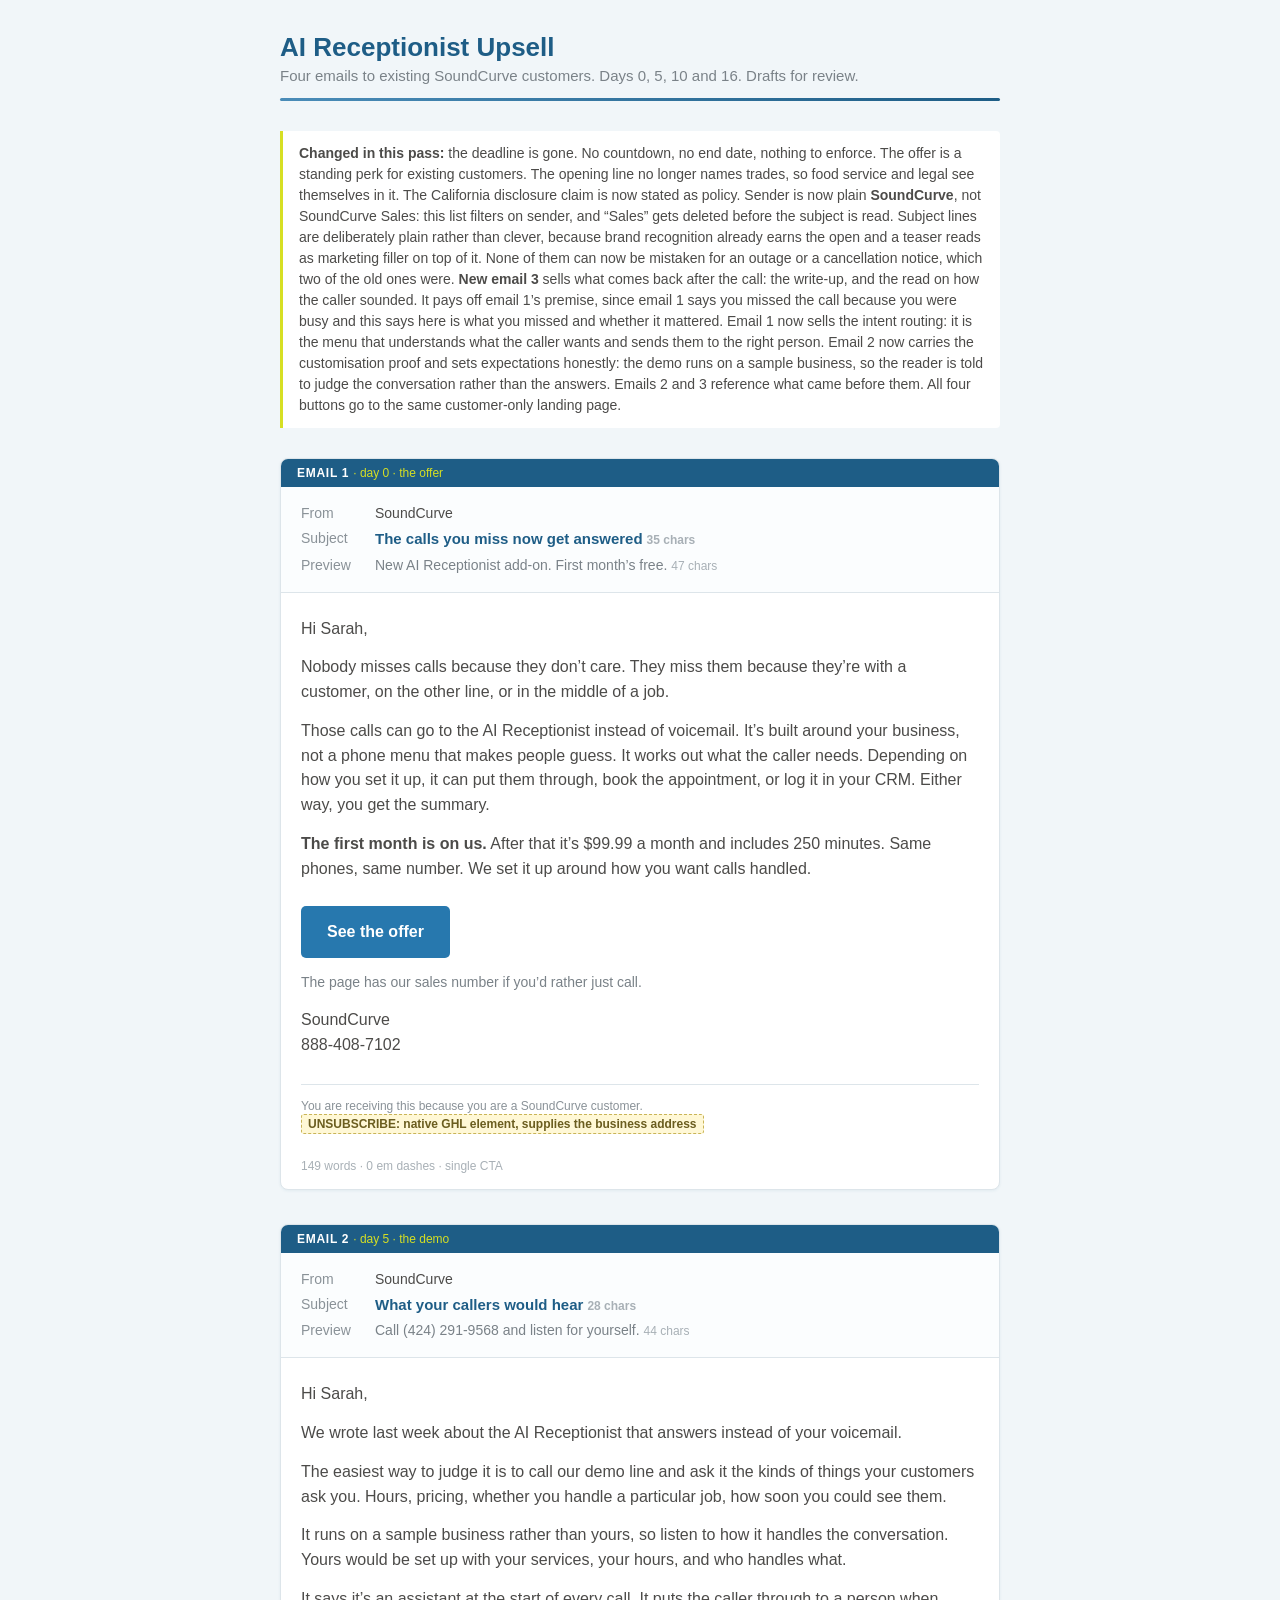
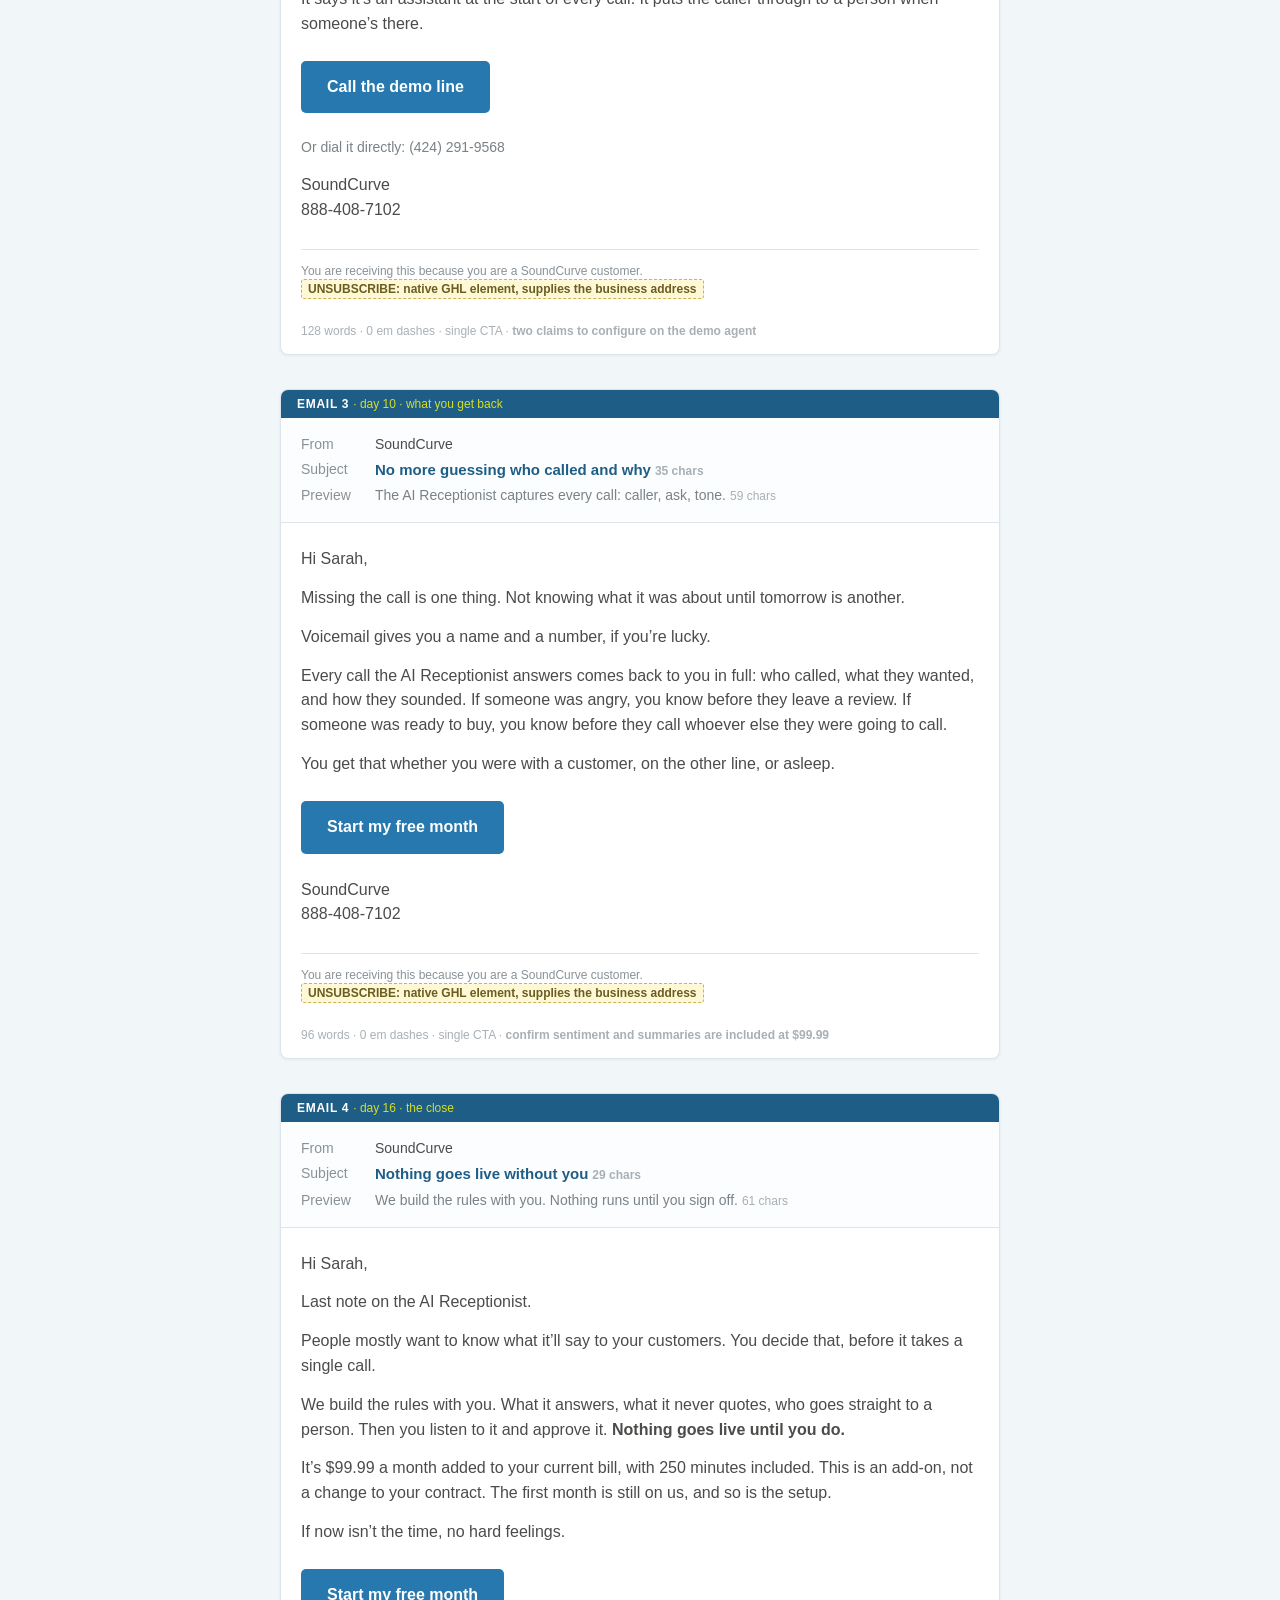
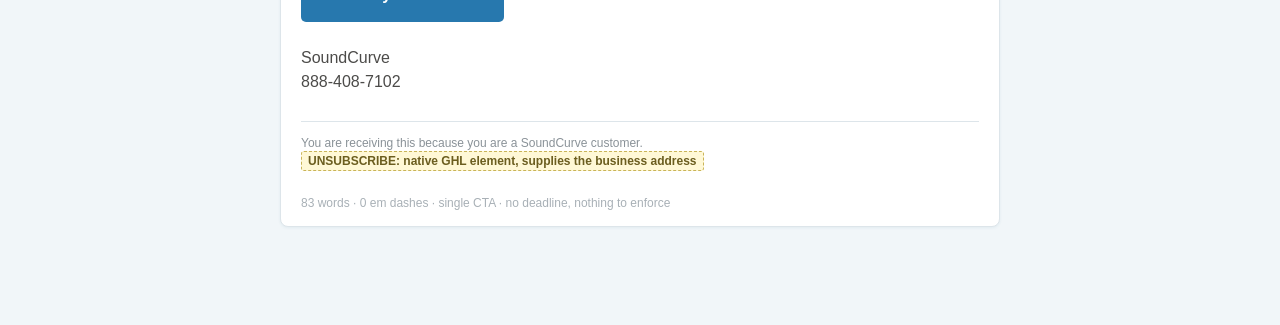
<file: emails.html>
<!DOCTYPE html>
<html lang="en">
<head>
<meta charset="utf-8">
<meta name="viewport" content="width=device-width, initial-scale=1">
<title>AI Receptionist Upsell: Email Previews</title>
<style>
  :root{
    --deep:#1e5d86; --mid:#2778ae; --light:#4a8cb8; --pale:#f1f6f9;
    --lime:#d6df23; --ink:#4c4b49; --line:#dde5ea;
  }
  *{box-sizing:border-box}
  body{margin:0;padding:32px 16px 64px;background:var(--pale);
       font-family:Calibri,Carlito,Candara,Segoe UI,Arial,sans-serif;color:var(--ink)}
  .wrap{max-width:720px;margin:0 auto}
  h1{font-size:26px;color:var(--deep);margin:0 0 4px}
  .sub{font-size:15px;color:#7a8288;margin:0 0 8px}
  .rule{height:3px;background:linear-gradient(90deg,var(--light),var(--deep));border-radius:2px;margin:14px 0 30px}
  .note{background:#fff;border-left:3px solid var(--lime);padding:12px 16px;font-size:14px;
        line-height:1.5;margin:0 0 30px;border-radius:0 4px 4px 0}
  .card{background:#fff;border:1px solid var(--line);border-radius:8px;overflow:hidden;
        margin:0 0 34px;box-shadow:0 1px 3px rgba(30,93,134,.07)}
  .tag{background:var(--deep);color:#fff;font-size:12px;font-weight:bold;letter-spacing:.06em;
       text-transform:uppercase;padding:7px 16px}
  .tag span{color:var(--lime);font-weight:normal;text-transform:none;letter-spacing:0}
  .meta{padding:14px 20px;border-bottom:1px solid var(--line);background:#fbfdfe}
  .row{display:flex;gap:10px;font-size:14px;line-height:1.5;padding:2px 0}
  .row .k{color:#8a9298;min-width:64px;flex-shrink:0}
  .row .v{color:var(--ink)}
  .row .v.subject{font-weight:bold;color:var(--deep);font-size:15px}
  .row .v.preview{color:#7a8288}
  .chars{color:#a8b0b6;font-size:12px;margin-left:4px}
  .body{padding:24px 20px 26px;font-size:16px;line-height:1.55}
  .body p{margin:0 0 14px}
  .btn{background:var(--mid);color:#fff;padding:14px 26px;border-radius:5px;text-decoration:none;
       font-weight:bold;display:inline-block;font-size:16px}
  .btnwrap{margin:24px 0}
  .small{font-size:14px;color:#7a8288}
  .sig{margin:0}
  .foot{border-top:1px solid var(--line);margin-top:26px;padding-top:12px;
        font-size:12px;color:#8a9298;line-height:1.5}
  .slot{background:#fff8d6;border:1px dashed #c9b458;color:#6b5d1f;
        padding:2px 6px;border-radius:3px;font-size:12px;font-weight:bold}
  .count{font-size:12px;color:#a8b0b6;padding:0 20px 16px}
  @media(max-width:520px){.row{flex-direction:column;gap:0}.row .k{min-width:0;font-size:12px}}
</style>
</head>
<body>
<div class="wrap">

  <h1>AI Receptionist Upsell</h1>
  <p class="sub">Four emails to existing SoundCurve customers. Days 0, 5, 10 and 16. Drafts for review.</p>
  <div class="rule"></div>

  <p class="note">
    <strong>Changed in this pass:</strong> the deadline is gone. No countdown, no end date,
    nothing to enforce. The offer is a standing perk for existing customers. The opening line
    no longer names trades, so food service and legal see themselves in it. The California
    disclosure claim is now stated as policy. Sender is now plain <strong>SoundCurve</strong>, not SoundCurve Sales: this list filters on sender, and “Sales” gets deleted before the subject is read. Subject lines are deliberately plain rather than clever, because brand recognition already earns the open and a teaser reads as marketing filler on top of it. None of them can now be mistaken for an outage or a cancellation notice, which two of the old ones were. <strong>New email 3</strong> sells what comes back after the call: the write-up, and the read on how the caller sounded. It pays off email 1’s premise, since email 1 says you missed the call because you were busy and this says here is what you missed and whether it mattered. Email 1 now sells the intent routing: it is the menu that understands what the caller wants and sends them to the right person. Email 2 now carries the customisation proof and sets expectations honestly: the demo runs on a sample business, so the reader is told to judge the conversation rather than the answers. Emails 2 and 3 reference what came before them.
    All four buttons go to the same customer-only landing page.
  </p>

  <!-- EMAIL 1 -->
  <div class="card">
    <div class="tag">Email 1 <span>· day 0 · the offer</span></div>
    <div class="meta">
      <div class="row"><span class="k">From</span><span class="v">SoundCurve</span></div>
      <div class="row"><span class="k">Subject</span><span class="v subject">The calls you miss now get answered<span class="chars">35 chars</span></span></div>
      <div class="row"><span class="k">Preview</span><span class="v preview">New AI Receptionist add-on. First month’s free.<span class="chars">47 chars</span></span></div>
    </div>
    <div class="body">
      <p>Hi Sarah,</p>
      <p>Nobody misses calls because they don’t care. They miss them because they’re with a customer, on the other line, or in the middle of a job.</p>
      <p>Those calls can go to the AI Receptionist instead of voicemail. It’s built around your business, not a phone menu that makes people guess. It works out what the caller needs. Depending on how you set it up, it can put them through, book the appointment, or log it in your CRM. Either way, you get the summary.</p>
      <p><strong>The first month is on us.</strong> After that it’s $99.99 a month and includes 250 minutes. Same phones, same number. We set it up around how you want calls handled.</p>
      <div class="btnwrap"><a class="btn" href="#">See the offer</a></div>
      <p class="small" style="margin-top:-10px">The page has our sales number if you’d rather just call.</p>
      <p class="sig">SoundCurve<br>888-408-7102</p>
      <div class="foot">
        You are receiving this because you are a SoundCurve customer.<br>
        <span class="slot">UNSUBSCRIBE: native GHL element, supplies the business address</span>
      </div>
    </div>
    <div class="count">149 words · 0 em dashes · single CTA</div>
  </div>

  <!-- EMAIL 2 -->
  <div class="card">
    <div class="tag">Email 2 <span>· day 5 · the demo</span></div>
    <div class="meta">
      <div class="row"><span class="k">From</span><span class="v">SoundCurve</span></div>
      <div class="row"><span class="k">Subject</span><span class="v subject">What your callers would hear<span class="chars">28 chars</span></span></div>
      <div class="row"><span class="k">Preview</span><span class="v preview">Call (424) 291-9568 and listen for yourself.<span class="chars">44 chars</span></span></div>
    </div>
    <div class="body">
      <p>Hi Sarah,</p>
      <p>We wrote last week about the AI Receptionist that answers instead of your voicemail.</p>
      <p>The easiest way to judge it is to call our demo line and ask it the kinds of things your customers ask you. Hours, pricing, whether you handle a particular job, how soon you could see them.</p>
      <p>It runs on a sample business rather than yours, so listen to how it handles the conversation. Yours would be set up with your services, your hours, and who handles what.</p>
      <p>It says it’s an assistant at the start of every call. It puts the caller through to a person when someone’s there.</p>
      <div class="btnwrap"><a class="btn" href="#">Call the demo line</a></div>
      <p class="small">Or dial it directly: (424) 291-9568</p>
      <p class="sig">SoundCurve<br>888-408-7102</p>
      <div class="foot">
        You are receiving this because you are a SoundCurve customer.<br>
        <span class="slot">UNSUBSCRIBE: native GHL element, supplies the business address</span>
      </div>
    </div>
    <div class="count">128 words · 0 em dashes · single CTA · <strong>two claims to configure on the demo agent</strong></div>
  </div>

  <!-- EMAIL 3 -->
  <div class="card">
    <div class="tag">Email 3 <span>· day 10 · what you get back</span></div>
    <div class="meta">
      <div class="row"><span class="k">From</span><span class="v">SoundCurve</span></div>
      <div class="row"><span class="k">Subject</span><span class="v subject">No more guessing who called and why<span class="chars">35 chars</span></span></div>
      <div class="row"><span class="k">Preview</span><span class="v preview">The AI Receptionist captures every call: caller, ask, tone.<span class="chars">59 chars</span></span></div>
    </div>
    <div class="body">
      <p>Hi Sarah,</p>
      <p>Missing the call is one thing. Not knowing what it was about until tomorrow is another.</p>
      <p>Voicemail gives you a name and a number, if you’re lucky.</p>
      <p>Every call the AI Receptionist answers comes back to you in full: who called, what they wanted, and how they sounded. If someone was angry, you know before they leave a review. If someone was ready to buy, you know before they call whoever else they were going to call.</p>
      <p>You get that whether you were with a customer, on the other line, or asleep.</p>
      <div class="btnwrap"><a class="btn" href="#">Start my free month</a></div>
      <p class="sig">SoundCurve<br>888-408-7102</p>
      <div class="foot">
        You are receiving this because you are a SoundCurve customer.<br>
        <span class="slot">UNSUBSCRIBE: native GHL element, supplies the business address</span>
      </div>
    </div>
    <div class="count">96 words · 0 em dashes · single CTA · <strong>confirm sentiment and summaries are included at $99.99</strong></div>
  </div>

  <!-- EMAIL 4 -->
  <div class="card">
    <div class="tag">Email 4 <span>· day 16 · the close</span></div>
    <div class="meta">
      <div class="row"><span class="k">From</span><span class="v">SoundCurve</span></div>
      <div class="row"><span class="k">Subject</span><span class="v subject">Nothing goes live without you<span class="chars">29 chars</span></span></div>
      <div class="row"><span class="k">Preview</span><span class="v preview">We build the rules with you. Nothing runs until you sign off.<span class="chars">61 chars</span></span></div>
    </div>
    <div class="body">
      <p>Hi Sarah,</p>
      <p>Last note on the AI Receptionist.</p>
      <p>People mostly want to know what it’ll say to your customers. You decide that, before it takes a single call.</p>
      <p>We build the rules with you. What it answers, what it never quotes, who goes straight to a person. Then you listen to it and approve it. <strong>Nothing goes live until you do.</strong></p>
      <p>It’s $99.99 a month added to your current bill, with 250 minutes included. This is an add-on, not a change to your contract. The first month is still on us, and so is the setup.</p>
      <p>If now isn’t the time, no hard feelings.</p>
      <div class="btnwrap"><a class="btn" href="#">Start my free month</a></div>
      <p class="sig">SoundCurve<br>888-408-7102</p>
      <div class="foot">
        You are receiving this because you are a SoundCurve customer.<br>
        <span class="slot">UNSUBSCRIBE: native GHL element, supplies the business address</span>
      </div>
    </div>
    <div class="count">83 words · 0 em dashes · single CTA · no deadline, nothing to enforce</div>
  </div>

</div>
</body>
</html>
</file>
